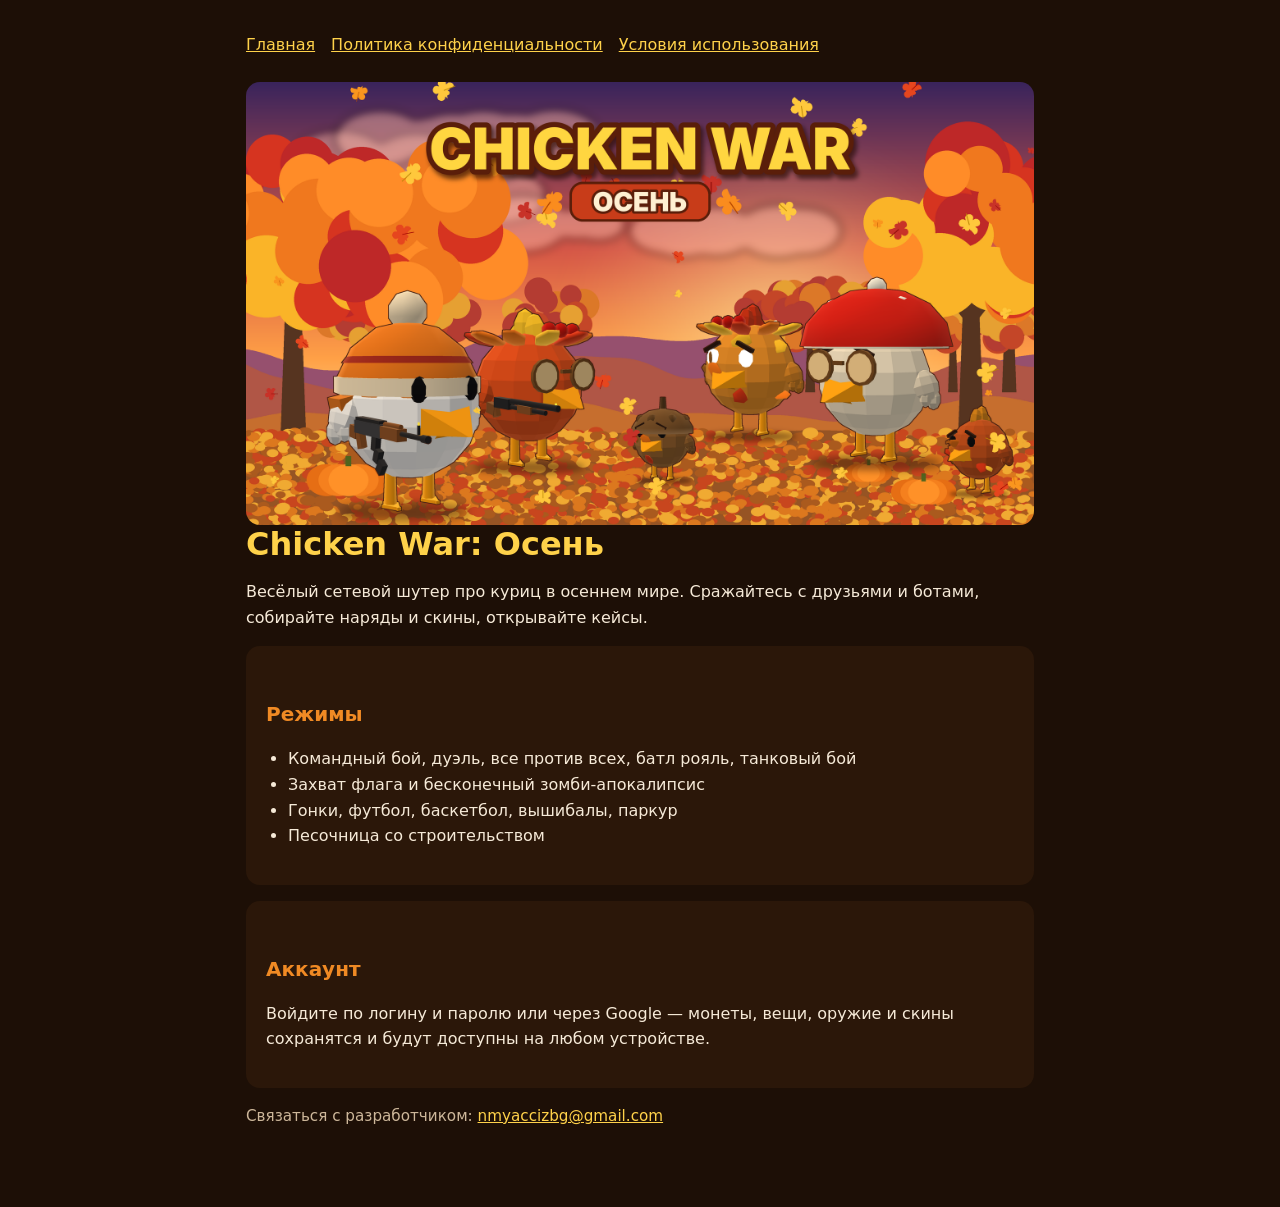
<file: index.html>
<!doctype html>
<html lang="ru">
<head>
<meta charset="utf-8">
<meta name="viewport" content="width=device-width, initial-scale=1">
<title>Chicken War: Осень</title>
<meta name="description" content="Chicken War: Осень — сетевой шутер про куриц: командные бои, гонки, паркур, зомби-апокалипсис и песочница.">
<link rel="stylesheet" href="style.css">
</head>
<body>
<main>
<nav><a href="index.html">Главная</a><a href="privacy.html">Политика конфиденциальности</a><a href="terms.html">Условия использования</a></nav>
<img class="cover" src="cw_cover.png" alt="Chicken War: Осень">
<h1>Chicken War: Осень</h1>
<p>Весёлый сетевой шутер про куриц в осеннем мире. Сражайтесь с друзьями и ботами, собирайте наряды и скины, открывайте кейсы.</p>
<div class="card">
<h2>Режимы</h2>
<ul>
<li>Командный бой, дуэль, все против всех, батл рояль, танковый бой</li>
<li>Захват флага и бесконечный зомби-апокалипсис</li>
<li>Гонки, футбол, баскетбол, вышибалы, паркур</li>
<li>Песочница со строительством</li>
</ul>
</div>
<div class="card">
<h2>Аккаунт</h2>
<p>Войдите по логину и паролю или через Google — монеты, вещи, оружие и скины сохранятся и будут доступны на любом устройстве.</p>
</div>
<p class="muted">Связаться с разработчиком: <a href="mailto:nmyaccizbg@gmail.com">nmyaccizbg@gmail.com</a></p>
</main>
</body>
</html>
</file>
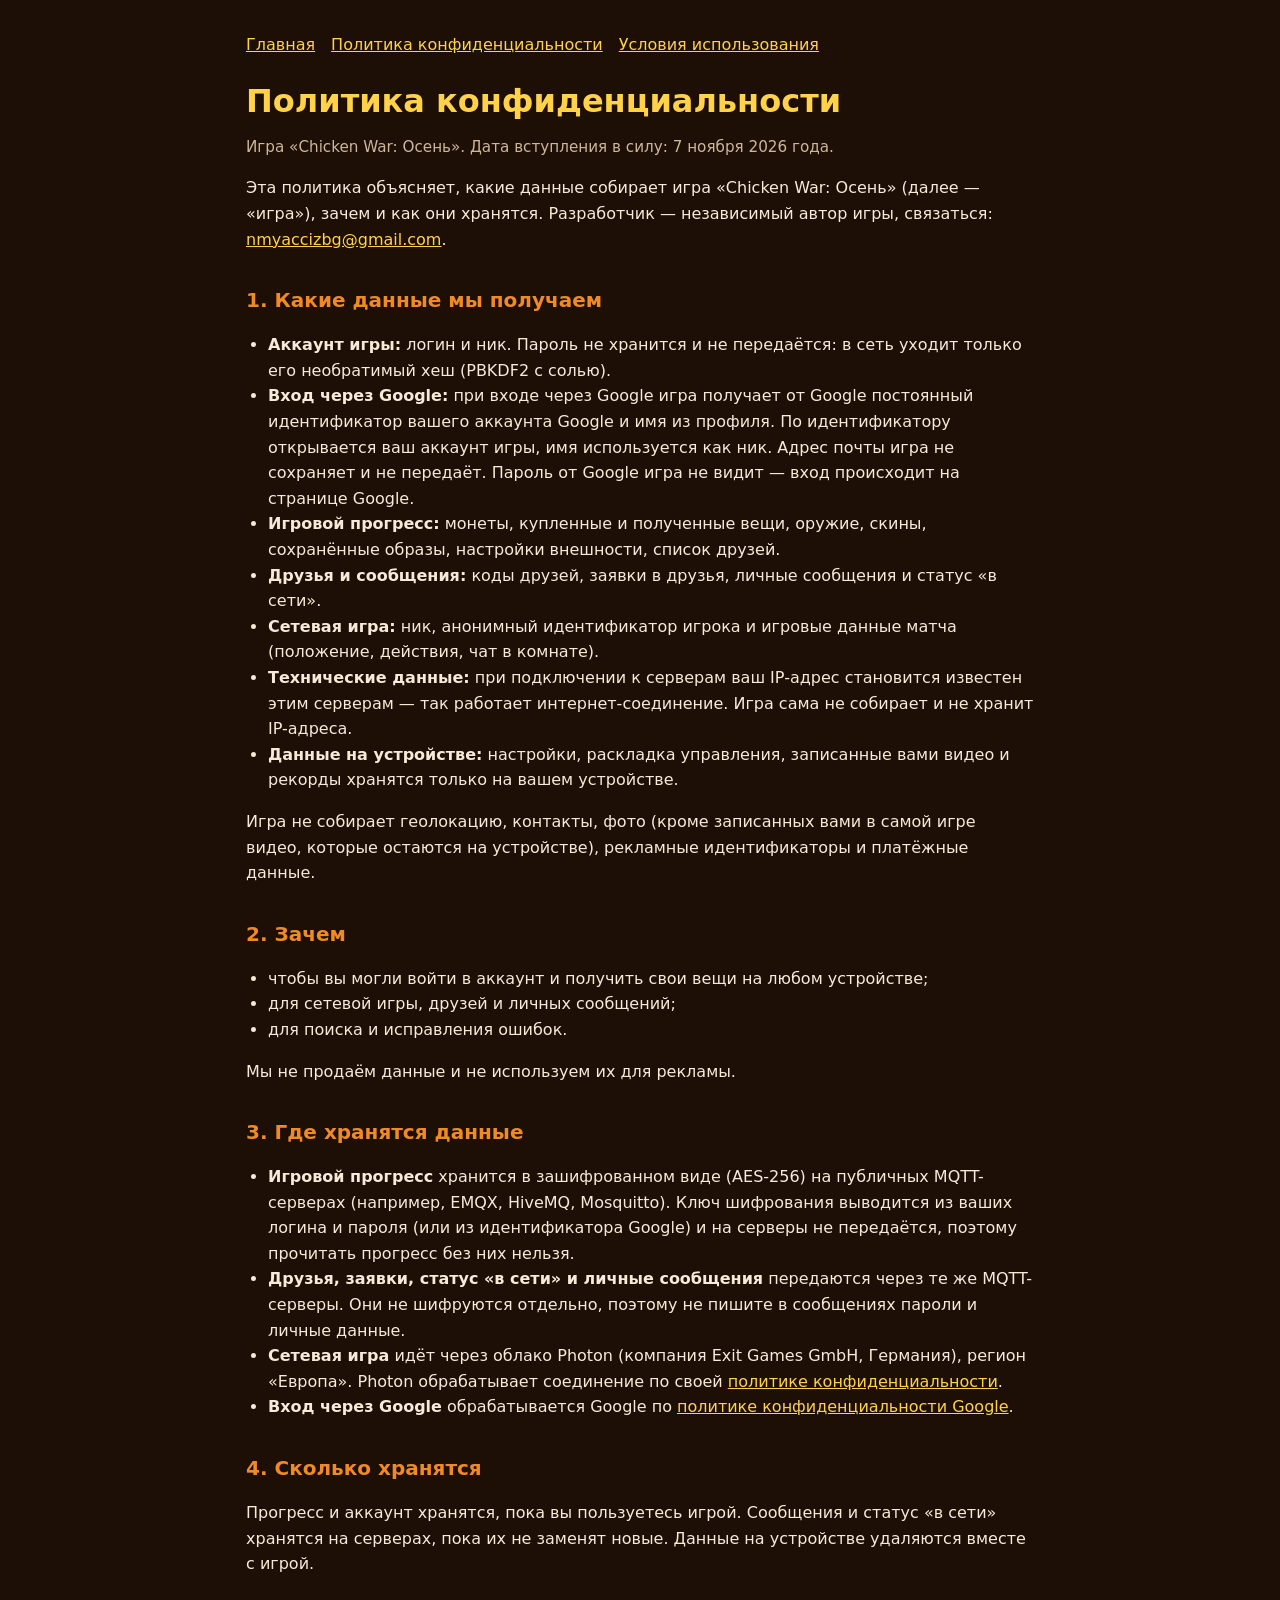
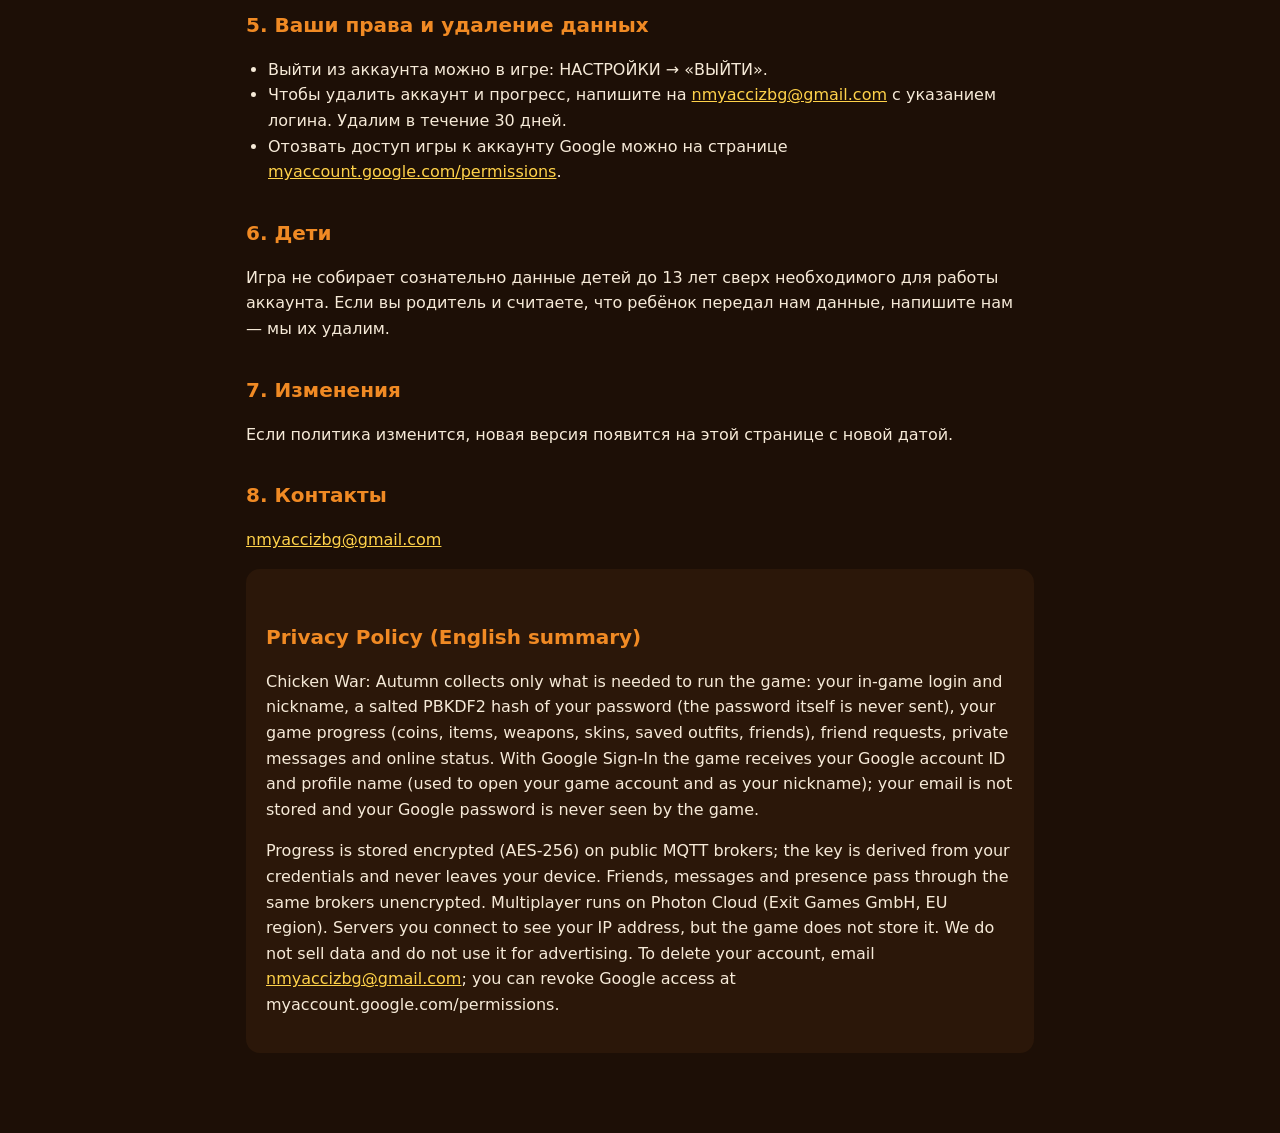
<file: privacy.html>
<!doctype html>
<html lang="ru">
<head>
<meta charset="utf-8">
<meta name="viewport" content="width=device-width, initial-scale=1">
<title>Политика конфиденциальности — Chicken War: Осень</title>
<link rel="stylesheet" href="style.css">
</head>
<body>
<main>
<nav><a href="index.html">Главная</a><a href="privacy.html">Политика конфиденциальности</a><a href="terms.html">Условия использования</a></nav>
<h1>Политика конфиденциальности</h1>
<p class="muted">Игра «Chicken War: Осень». Дата вступления в силу: 7 ноября 2026 года.</p>

<p>Эта политика объясняет, какие данные собирает игра «Chicken War: Осень» (далее — «игра»), зачем и как они хранятся. Разработчик — независимый автор игры, связаться: <a href="mailto:nmyaccizbg@gmail.com">nmyaccizbg@gmail.com</a>.</p>

<h2>1. Какие данные мы получаем</h2>
<ul>
<li><b>Аккаунт игры:</b> логин и ник. Пароль не хранится и не передаётся: в сеть уходит только его необратимый хеш (PBKDF2 с солью).</li>
<li><b>Вход через Google:</b> при входе через Google игра получает от Google постоянный идентификатор вашего аккаунта Google и имя из профиля. По идентификатору открывается ваш аккаунт игры, имя используется как ник. Адрес почты игра не сохраняет и не передаёт. Пароль от Google игра не видит — вход происходит на странице Google.</li>
<li><b>Игровой прогресс:</b> монеты, купленные и полученные вещи, оружие, скины, сохранённые образы, настройки внешности, список друзей.</li>
<li><b>Друзья и сообщения:</b> коды друзей, заявки в друзья, личные сообщения и статус «в сети».</li>
<li><b>Сетевая игра:</b> ник, анонимный идентификатор игрока и игровые данные матча (положение, действия, чат в комнате).</li>
<li><b>Технические данные:</b> при подключении к серверам ваш IP-адрес становится известен этим серверам — так работает интернет-соединение. Игра сама не собирает и не хранит IP-адреса.</li>
<li><b>Данные на устройстве:</b> настройки, раскладка управления, записанные вами видео и рекорды хранятся только на вашем устройстве.</li>
</ul>
<p>Игра не собирает геолокацию, контакты, фото (кроме записанных вами в самой игре видео, которые остаются на устройстве), рекламные идентификаторы и платёжные данные.</p>

<h2>2. Зачем</h2>
<ul>
<li>чтобы вы могли войти в аккаунт и получить свои вещи на любом устройстве;</li>
<li>для сетевой игры, друзей и личных сообщений;</li>
<li>для поиска и исправления ошибок.</li>
</ul>
<p>Мы не продаём данные и не используем их для рекламы.</p>

<h2>3. Где хранятся данные</h2>
<ul>
<li><b>Игровой прогресс</b> хранится в зашифрованном виде (AES-256) на публичных MQTT-серверах (например, EMQX, HiveMQ, Mosquitto). Ключ шифрования выводится из ваших логина и пароля (или из идентификатора Google) и на серверы не передаётся, поэтому прочитать прогресс без них нельзя.</li>
<li><b>Друзья, заявки, статус «в сети» и личные сообщения</b> передаются через те же MQTT-серверы. Они не шифруются отдельно, поэтому не пишите в сообщениях пароли и личные данные.</li>
<li><b>Сетевая игра</b> идёт через облако Photon (компания Exit Games GmbH, Германия), регион «Европа». Photon обрабатывает соединение по своей <a href="https://www.photonengine.com/privacy">политике конфиденциальности</a>.</li>
<li><b>Вход через Google</b> обрабатывается Google по <a href="https://policies.google.com/privacy">политике конфиденциальности Google</a>.</li>
</ul>

<h2>4. Сколько хранятся</h2>
<p>Прогресс и аккаунт хранятся, пока вы пользуетесь игрой. Сообщения и статус «в сети» хранятся на серверах, пока их не заменят новые. Данные на устройстве удаляются вместе с игрой.</p>

<h2>5. Ваши права и удаление данных</h2>
<ul>
<li>Выйти из аккаунта можно в игре: НАСТРОЙКИ → «ВЫЙТИ».</li>
<li>Чтобы удалить аккаунт и прогресс, напишите на <a href="mailto:nmyaccizbg@gmail.com">nmyaccizbg@gmail.com</a> с указанием логина. Удалим в течение 30 дней.</li>
<li>Отозвать доступ игры к аккаунту Google можно на странице <a href="https://myaccount.google.com/permissions">myaccount.google.com/permissions</a>.</li>
</ul>

<h2>6. Дети</h2>
<p>Игра не собирает сознательно данные детей до 13 лет сверх необходимого для работы аккаунта. Если вы родитель и считаете, что ребёнок передал нам данные, напишите нам — мы их удалим.</p>

<h2>7. Изменения</h2>
<p>Если политика изменится, новая версия появится на этой странице с новой датой.</p>

<h2>8. Контакты</h2>
<p><a href="mailto:nmyaccizbg@gmail.com">nmyaccizbg@gmail.com</a></p>

<div class="card">
<h2>Privacy Policy (English summary)</h2>
<p>Chicken War: Autumn collects only what is needed to run the game: your in-game login and nickname, a salted PBKDF2 hash of your password (the password itself is never sent), your game progress (coins, items, weapons, skins, saved outfits, friends), friend requests, private messages and online status. With Google Sign-In the game receives your Google account ID and profile name (used to open your game account and as your nickname); your email is not stored and your Google password is never seen by the game.</p>
<p>Progress is stored encrypted (AES-256) on public MQTT brokers; the key is derived from your credentials and never leaves your device. Friends, messages and presence pass through the same brokers unencrypted. Multiplayer runs on Photon Cloud (Exit Games GmbH, EU region). Servers you connect to see your IP address, but the game does not store it. We do not sell data and do not use it for advertising. To delete your account, email <a href="mailto:nmyaccizbg@gmail.com">nmyaccizbg@gmail.com</a>; you can revoke Google access at myaccount.google.com/permissions.</p>
</div>
</main>
</body>
</html>
</file>
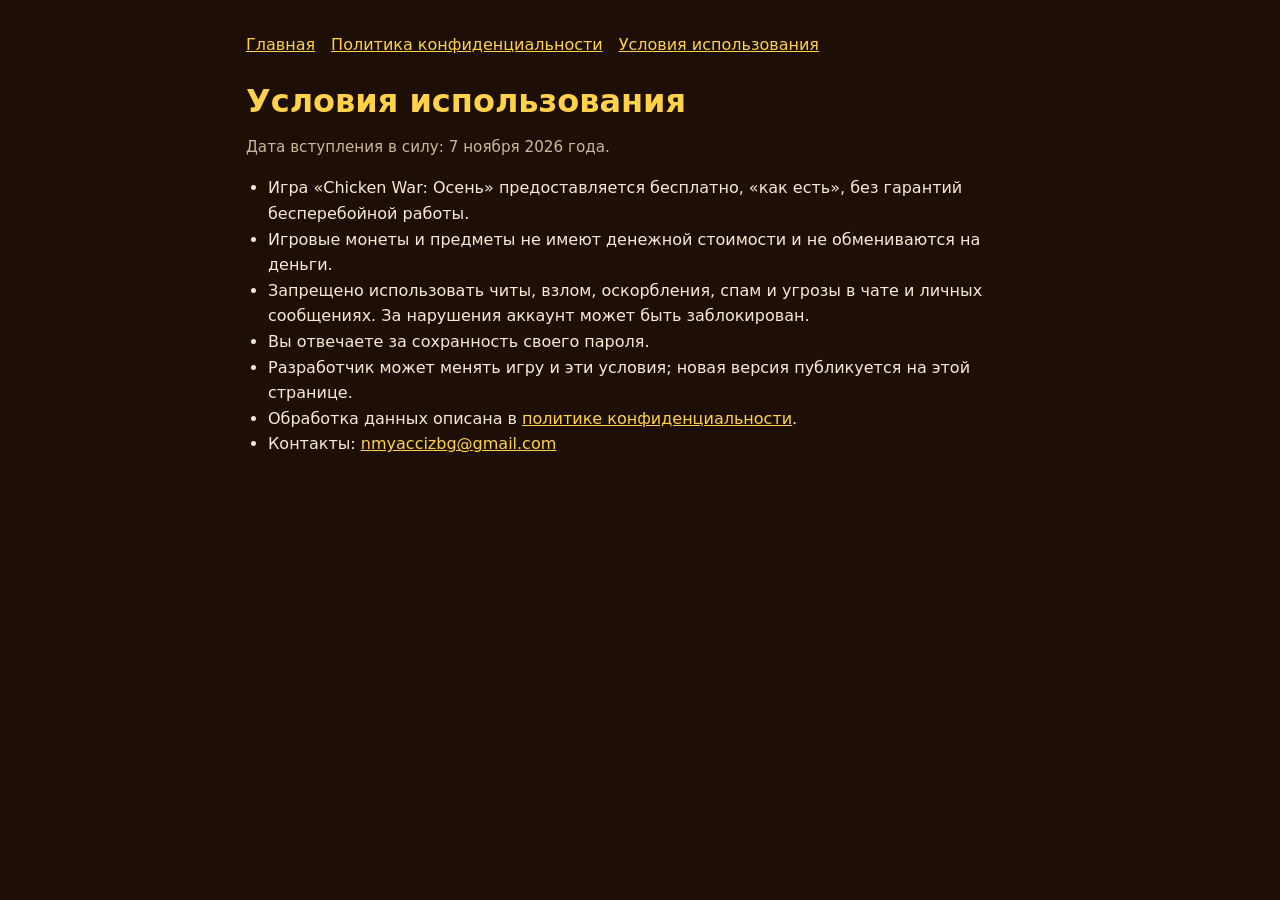
<file: terms.html>
<!doctype html>
<html lang="ru">
<head>
<meta charset="utf-8">
<meta name="viewport" content="width=device-width, initial-scale=1">
<title>Условия использования — Chicken War: Осень</title>
<link rel="stylesheet" href="style.css">
</head>
<body>
<main>
<nav><a href="index.html">Главная</a><a href="privacy.html">Политика конфиденциальности</a><a href="terms.html">Условия использования</a></nav>
<h1>Условия использования</h1>
<p class="muted">Дата вступления в силу: 7 ноября 2026 года.</p>
<ul>
<li>Игра «Chicken War: Осень» предоставляется бесплатно, «как есть», без гарантий бесперебойной работы.</li>
<li>Игровые монеты и предметы не имеют денежной стоимости и не обмениваются на деньги.</li>
<li>Запрещено использовать читы, взлом, оскорбления, спам и угрозы в чате и личных сообщениях. За нарушения аккаунт может быть заблокирован.</li>
<li>Вы отвечаете за сохранность своего пароля.</li>
<li>Разработчик может менять игру и эти условия; новая версия публикуется на этой странице.</li>
<li>Обработка данных описана в <a href="privacy.html">политике конфиденциальности</a>.</li>
<li>Контакты: <a href="mailto:nmyaccizbg@gmail.com">nmyaccizbg@gmail.com</a></li>
</ul>
</main>
</body>
</html>
</file>
<file: style.css>
:root{--bg:#1d0f06;--card:#2b1709;--text:#f6ead8;--muted:#cdb79a;--accent:#f08a24;--gold:#ffd24a}
*{box-sizing:border-box}body{margin:0;background:var(--bg);color:var(--text);font:16px/1.6 system-ui,-apple-system,"Segoe UI",Roboto,sans-serif}
main{max-width:820px;margin:0 auto;padding:32px 16px 64px}
h1{color:var(--gold);font-size:2rem;line-height:1.2;margin:0 0 8px}h2{color:var(--accent);margin:32px 0 8px;font-size:1.25rem}
a{color:var(--gold)}.card{background:var(--card);border-radius:14px;padding:20px;margin:16px 0}
.muted{color:var(--muted);font-size:.95rem}nav{display:flex;gap:16px;margin-bottom:24px;flex-wrap:wrap}
.cover{width:100%;border-radius:14px;display:block}.btn{display:inline-block;background:var(--accent);color:#fff;text-decoration:none;padding:12px 20px;border-radius:10px;font-weight:600}
ul{padding-left:22px}
</file>
